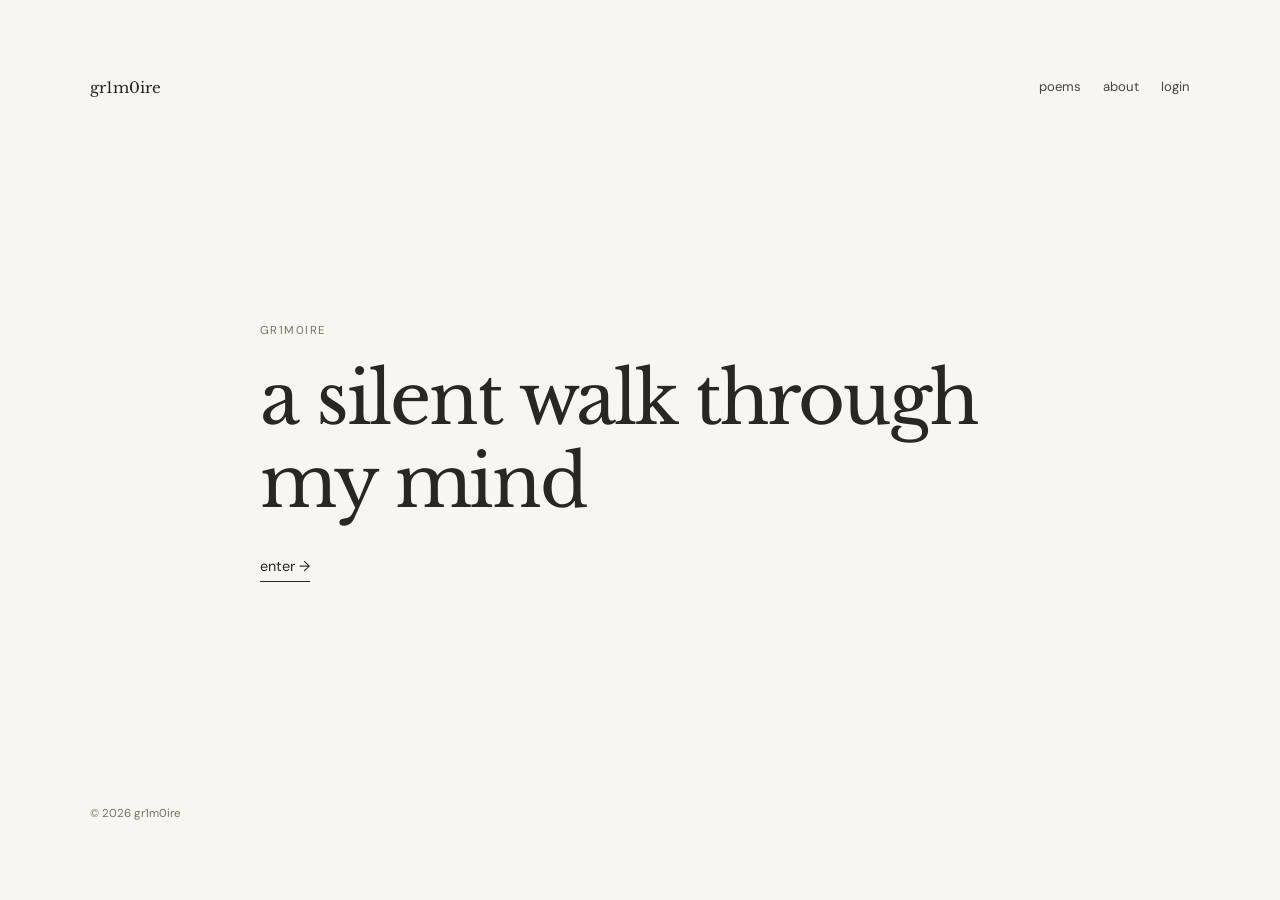
<file: index.html>
<!doctype html><html lang="en"><head><meta charset="utf-8"><meta name="viewport" content="width=device-width,initial-scale=1"><title>gr1m0ire</title><link rel="stylesheet" href="style.css"></head><body><header class="site-header"><a class="brand" href="index.html">gr1m0ire</a><nav><a href="poems.html">poems</a><a href="about.html">about</a><a href="login.html">login</a></nav></header><main class="home"><p class="eyebrow">gr1m0ire</p><h1>a silent walk through my mind</h1><a class="enter" href="poems.html">enter →</a></main><footer>© 2026 gr1m0ire</footer></body></html>
</file>
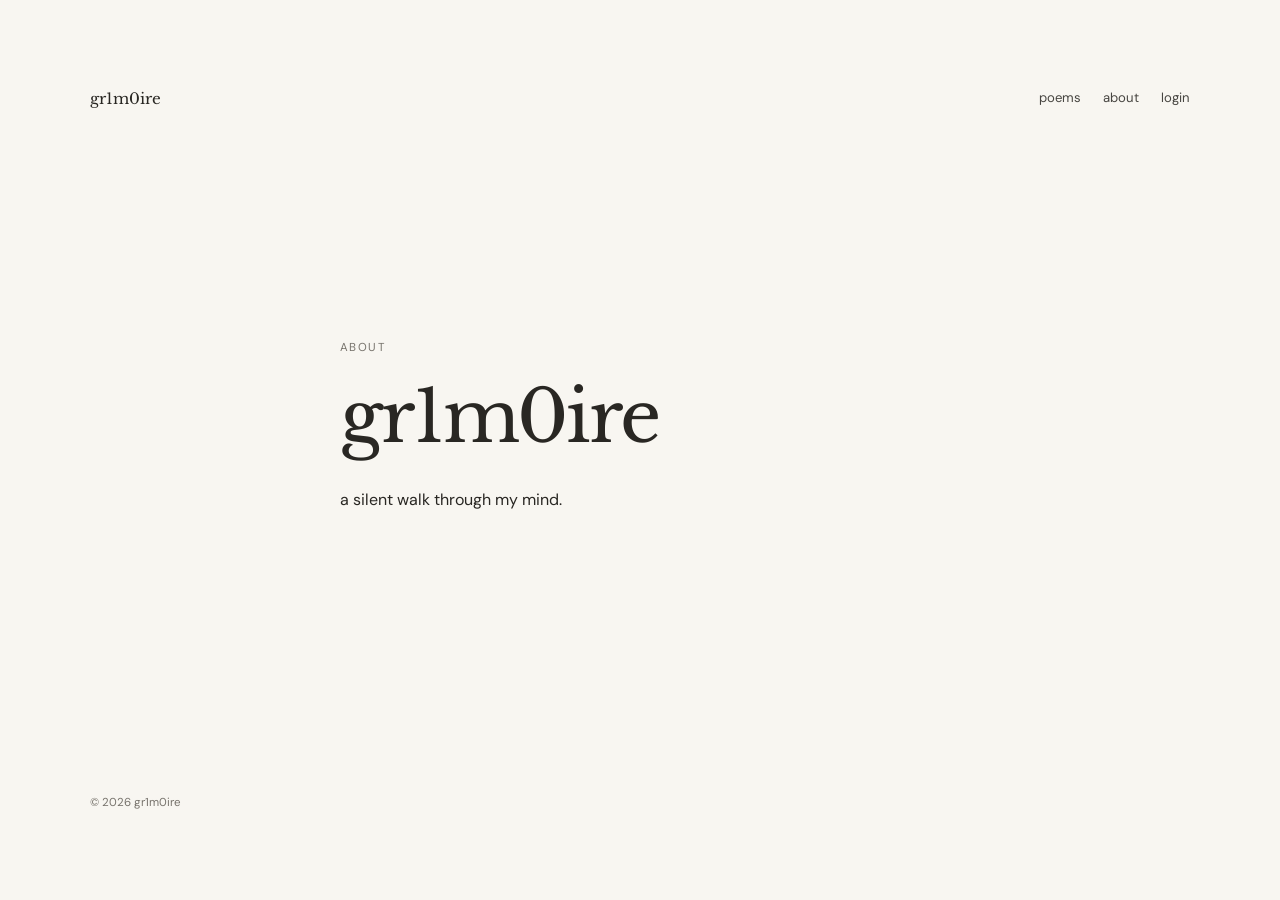
<file: about.html>
<!doctype html><html lang="en"><head><meta charset="utf-8"><meta name="viewport" content="width=device-width,initial-scale=1"><title>about — gr1m0ire</title><link rel="stylesheet" href="style.css"></head><body><header class="site-header"><a class="brand" href="index.html">gr1m0ire</a><nav><a href="poems.html">poems</a><a href="about.html">about</a><a href="login.html">login</a></nav></header><main class="page narrow"><p class="eyebrow">about</p><h1>gr1m0ire</h1><p>a silent walk through my mind.</p></main><footer>© 2026 gr1m0ire</footer></body></html>
</file>
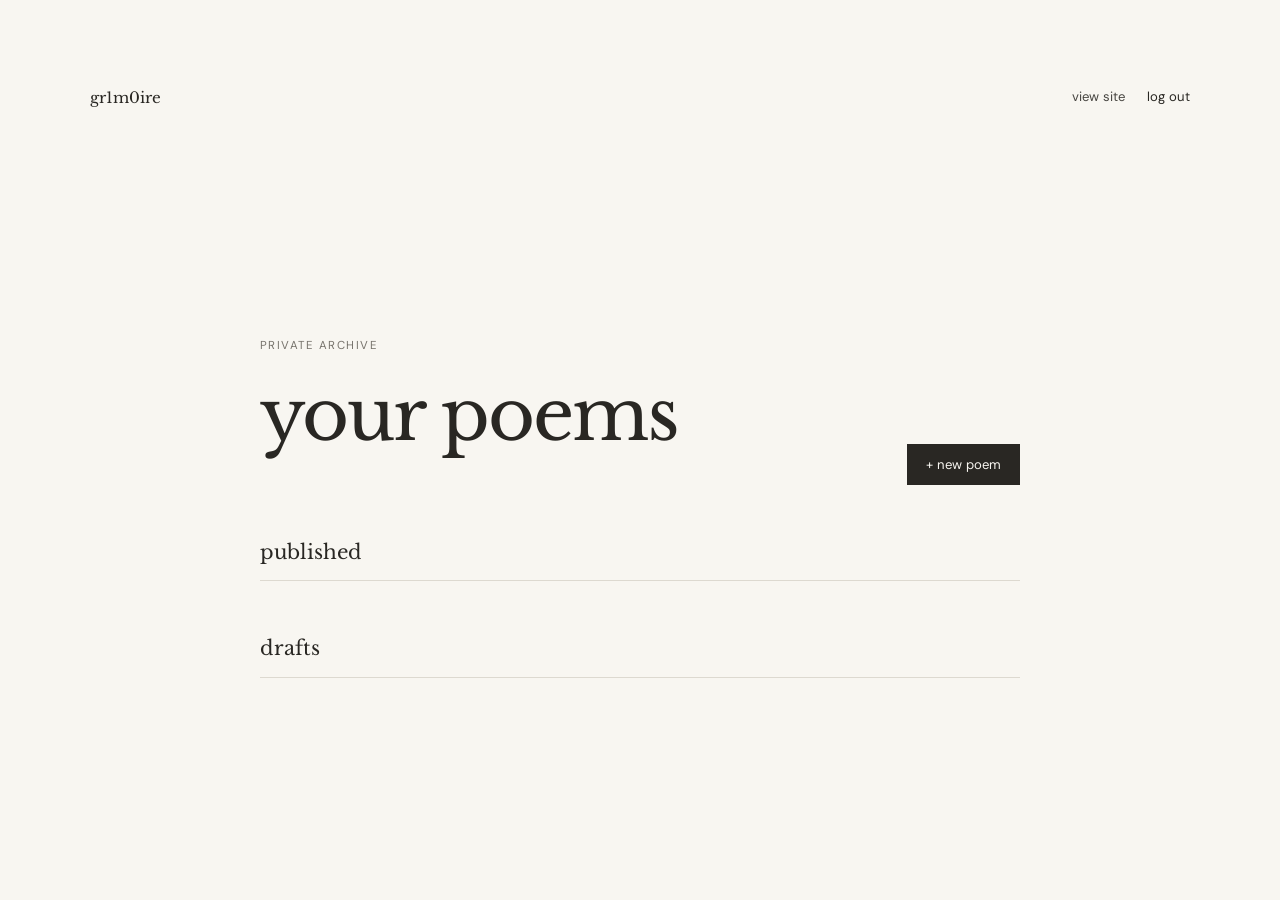
<file: dashboard.html>
<!doctype html><html lang="en"><head><meta charset="utf-8"><meta name="viewport" content="width=device-width,initial-scale=1"><title>dashboard — gr1m0ire</title><link rel="stylesheet" href="style.css"></head><body><header class="site-header"><a class="brand" href="index.html">gr1m0ire</a><nav><a href="poems.html">view site</a><button id="logout" class="link-button">log out</button></nav></header><main class="page"><div class="dashboard-head"><div><p class="eyebrow">private archive</p><h1>your poems</h1></div><a class="button" href="editor.html">+ new poem</a></div><section><h2>published</h2><div id="published-list" class="manage-list"></div></section><section><h2>drafts</h2><div id="draft-list" class="manage-list"></div></section><p id="dash-message" class="form-message"></p></main><script type="module" src="dashboard.js"></script></body></html>
</file>
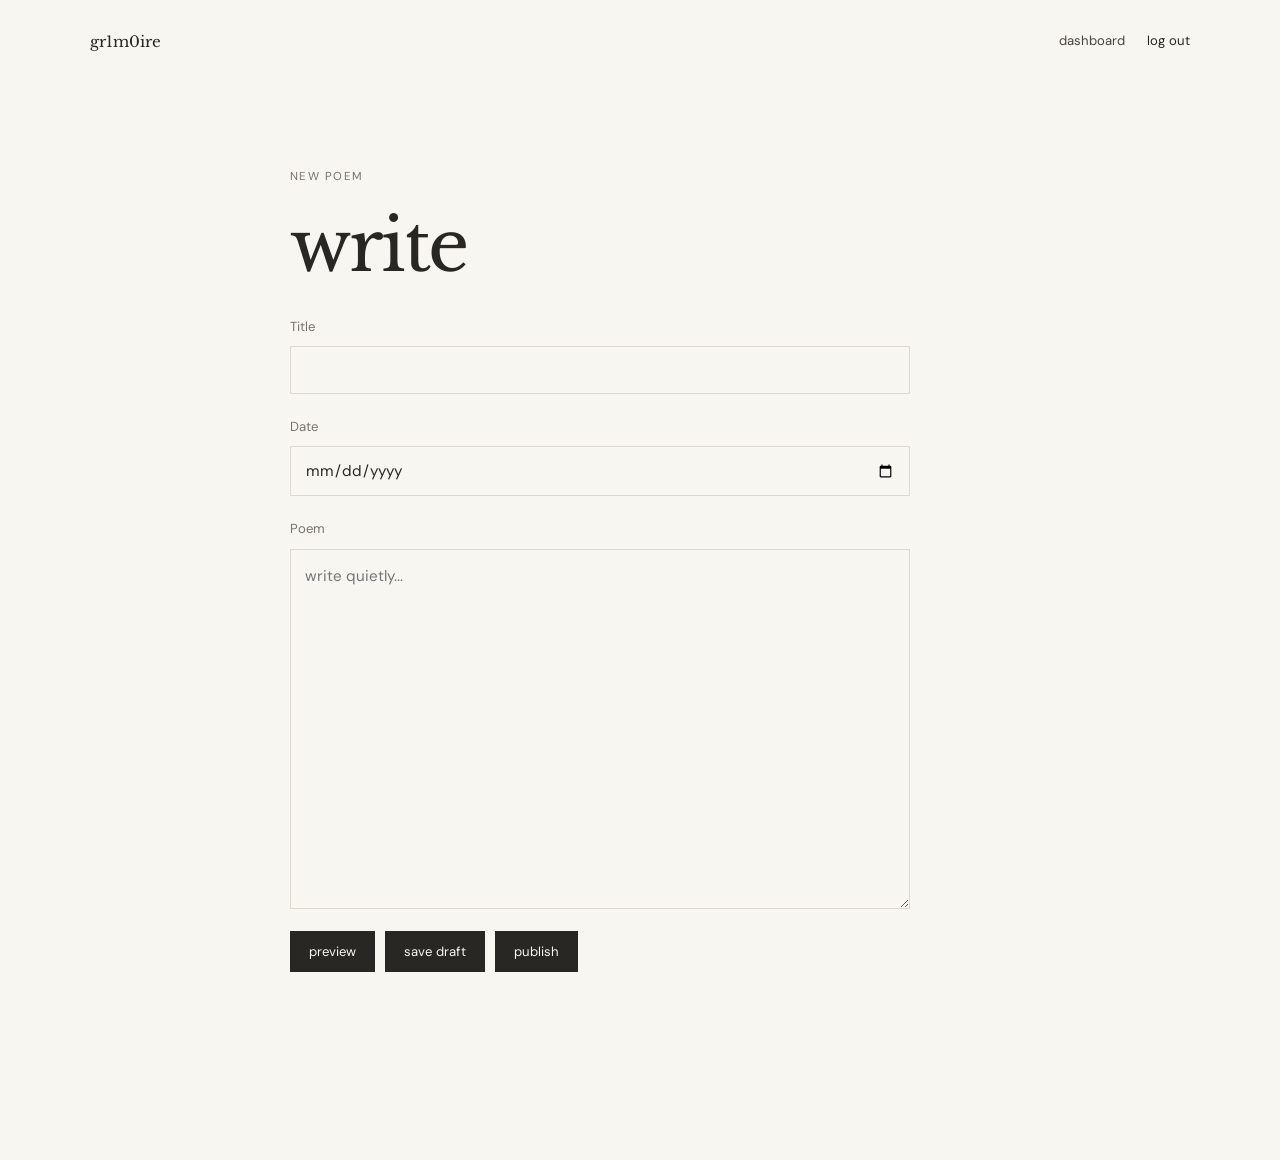
<file: editor.html>
<!doctype html><html lang="en"><head><meta charset="utf-8"><meta name="viewport" content="width=device-width,initial-scale=1"><title>write — gr1m0ire</title><link rel="stylesheet" href="style.css"></head><body><header class="site-header"><a class="brand" href="index.html">gr1m0ire</a><nav><a href="dashboard.html">dashboard</a><button id="logout" class="link-button">log out</button></nav></header><main class="editor-page"><p class="eyebrow" id="editor-label">new poem</p><h1 id="editor-heading">write</h1><form id="poem-form" class="editor-form"><label>Title<input id="title" required></label><label>Date<input id="date" type="date" required></label><label>Poem<textarea id="content" required placeholder="write quietly..."></textarea></label><div class="actions"><button type="button" id="preview">preview</button><button type="button" id="save">save draft</button><button type="submit">publish</button></div><p id="message" class="form-message"></p></form><section id="preview-area" class="preview hidden"><p class="eyebrow">preview</p><h2 id="preview-title"></h2><p id="preview-date" class="muted"></p><article id="preview-content" class="poem"></article></section></main><script type="module" src="editor.js"></script></body></html>
</file>
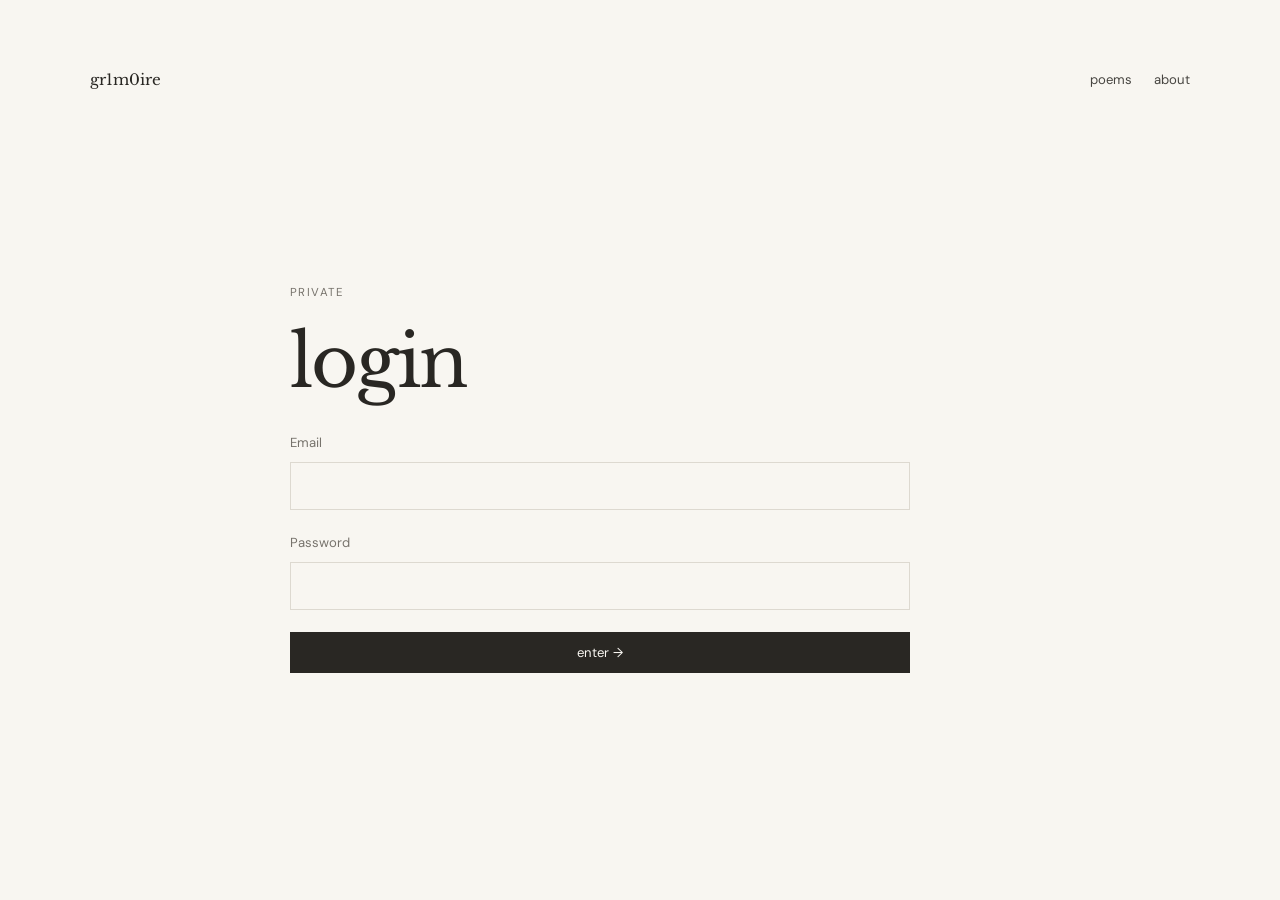
<file: login.html>
<!doctype html><html lang="en"><head><meta charset="utf-8"><meta name="viewport" content="width=device-width,initial-scale=1"><title>login — gr1m0ire</title><link rel="stylesheet" href="style.css"></head><body><header class="site-header"><a class="brand" href="index.html">gr1m0ire</a><nav><a href="poems.html">poems</a><a href="about.html">about</a></nav></header><main class="auth"><p class="eyebrow">private</p><h1>login</h1><form id="login-form" class="form"><label>Email<input id="email" type="email" required></label><label>Password<input id="password" type="password" required></label><button type="submit">enter →</button><p id="message" class="form-message"></p></form></main><script type="module" src="auth.js"></script></body></html>
</file>
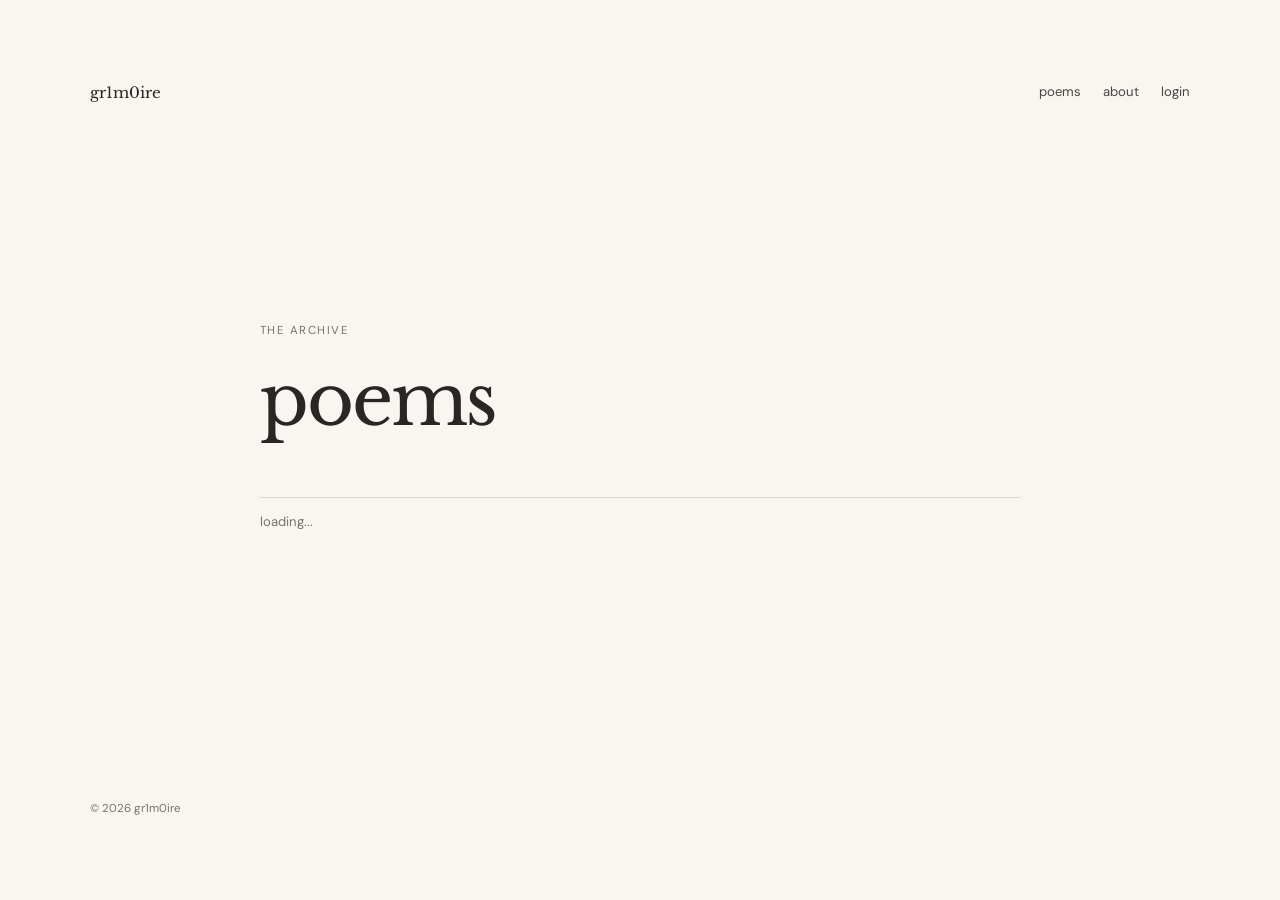
<file: poems.html>
<!doctype html><html lang="en"><head><meta charset="utf-8"><meta name="viewport" content="width=device-width,initial-scale=1"><title>poems — gr1m0ire</title><link rel="stylesheet" href="style.css"></head><body><header class="site-header"><a class="brand" href="index.html">gr1m0ire</a><nav><a href="poems.html">poems</a><a href="about.html">about</a><a href="login.html">login</a></nav></header><main class="page"><p class="eyebrow">the archive</p><h1>poems</h1><div id="archive" class="archive"><p class="muted">loading...</p></div></main><footer>© 2026 gr1m0ire</footer><script type="module" src="public.js"></script></body></html>
</file>
<file: style.css>
@import url('https://fonts.googleapis.com/css2?family=DM+Sans:wght@400;500&family=Libre+Baskerville:wght@400;700&display=swap');:root{--paper:#f8f6f1;--ink:#292723;--muted:#77736c;--line:#ddd9d0;--danger:#8a4b4b}*{box-sizing:border-box}body{margin:0;min-height:100vh;display:flex;flex-direction:column;background:var(--paper);color:var(--ink);font-family:"DM Sans",sans-serif;line-height:1.7}a{color:inherit}.site-header{width:min(1100px,calc(100% - 48px));margin:auto;padding:30px 0;display:flex;justify-content:space-between;align-items:center;gap:25px}.brand{font:400 .95rem "Libre Baskerville",serif;text-decoration:none}nav{display:flex;gap:22px;font-size:.82rem}nav a{text-decoration:none;opacity:.85}nav a:hover{opacity:.45}.home{width:min(760px,calc(100% - 48px));margin:auto;padding:100px 0}.page,.poem-page{width:min(760px,calc(100% - 48px));margin:auto;padding:85px 0 120px}.narrow{max-width:600px}.poem-page{max-width:700px}.auth,.editor-page{width:min(700px,calc(100% - 48px));margin:auto;padding:85px 0 120px}.eyebrow{margin:0 0 18px;color:var(--muted);font-size:.72rem;letter-spacing:.13em;text-transform:uppercase}h1{margin:0 0 28px;font:400 clamp(2.5rem,6vw,4.5rem)/1.15 "Libre Baskerville",serif;letter-spacing:-.03em}h2{font:400 1.25rem "Libre Baskerville",serif;margin-top:55px}.enter,.back-link{display:inline-block;text-decoration:none;border-bottom:1px solid var(--ink);padding-bottom:3px;font-size:.9rem}.enter:hover,.back-link:hover{opacity:.55}.archive{margin-top:55px;border-top:1px solid var(--line)}.archive-item{display:flex;justify-content:space-between;gap:20px;padding:21px 0;border-bottom:1px solid var(--line);text-decoration:none;font-family:"Libre Baskerville",serif;transition:padding-left .2s}.archive-item:hover{padding-left:7px}.archive-item span:last-child,.muted{color:var(--muted);font-family:"DM Sans",sans-serif;font-size:.82rem}.poem{margin:65px 0;font:400 1.04rem/2 "Libre Baskerville",serif}.poem p{margin:0 0 2.2rem}footer{width:min(1100px,calc(100% - 48px));margin:auto;padding:30px 0;color:var(--muted);font-size:.72rem}.form,.editor-form{display:grid;gap:22px;max-width:620px}label{display:grid;gap:8px;font-size:.82rem;color:var(--muted)}input,textarea{width:100%;border:1px solid var(--line);background:transparent;color:var(--ink);padding:13px 14px;font:400 .95rem "DM Sans",sans-serif;outline:none}input:focus,textarea:focus{border-color:var(--ink)}textarea{min-height:360px;resize:vertical;line-height:1.8}button,.button{border:1px solid var(--ink);background:var(--ink);color:var(--paper);padding:11px 18px;font:400 .82rem "DM Sans",sans-serif;cursor:pointer;text-decoration:none}.button{display:inline-block}.button:hover,button:hover{opacity:.8}.link-button{border:0;background:none;color:inherit;padding:0;font:inherit;cursor:pointer}.form-message{min-height:1.5em;color:var(--muted);font-size:.82rem}.dashboard-head{display:flex;justify-content:space-between;align-items:end;gap:20px}.manage-list{border-top:1px solid var(--line)}.manage-item{display:flex;justify-content:space-between;align-items:center;border-bottom:1px solid var(--line);padding:16px 0;gap:20px}.manage-item a{display:flex;justify-content:space-between;gap:30px;flex:1;text-decoration:none;font-family:"Libre Baskerville",serif}.manage-item small{font:400 .78rem "DM Sans",sans-serif;color:var(--muted)}.danger{background:transparent;color:var(--danger);border-color:var(--danger);padding:6px 10px}.actions{display:flex;flex-wrap:wrap;gap:10px}.preview{margin-top:90px;border-top:1px solid var(--line);padding-top:40px}.preview h2{font-size:2rem;margin:0}.hidden{display:none}@media(max-width:600px){.site-header{flex-direction:column;align-items:flex-start;padding:24px 0}.home,.page,.poem-page,.auth,.editor-page{padding-top:60px}.dashboard-head{align-items:flex-start;flex-direction:column}.archive-item{flex-direction:column;gap:3px}.manage-item a{flex-direction:column;gap:2px}}
</file>
